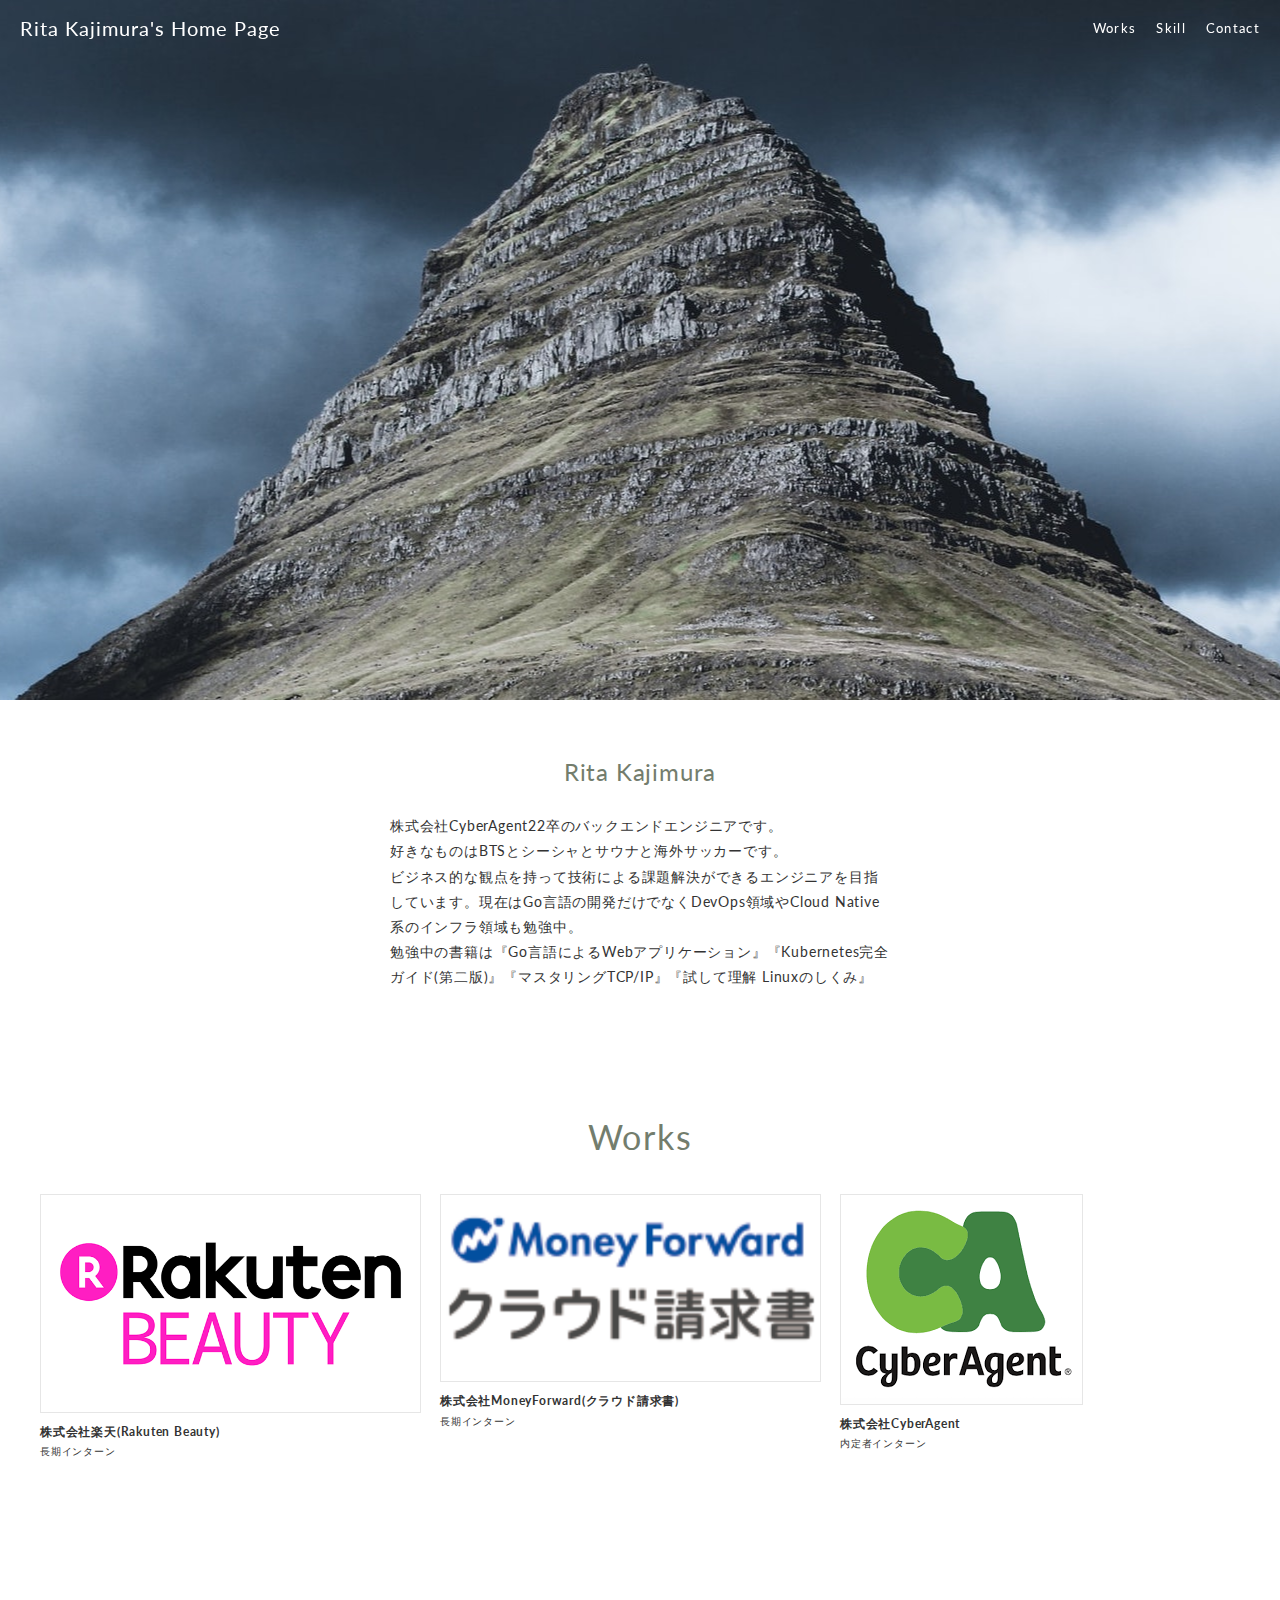
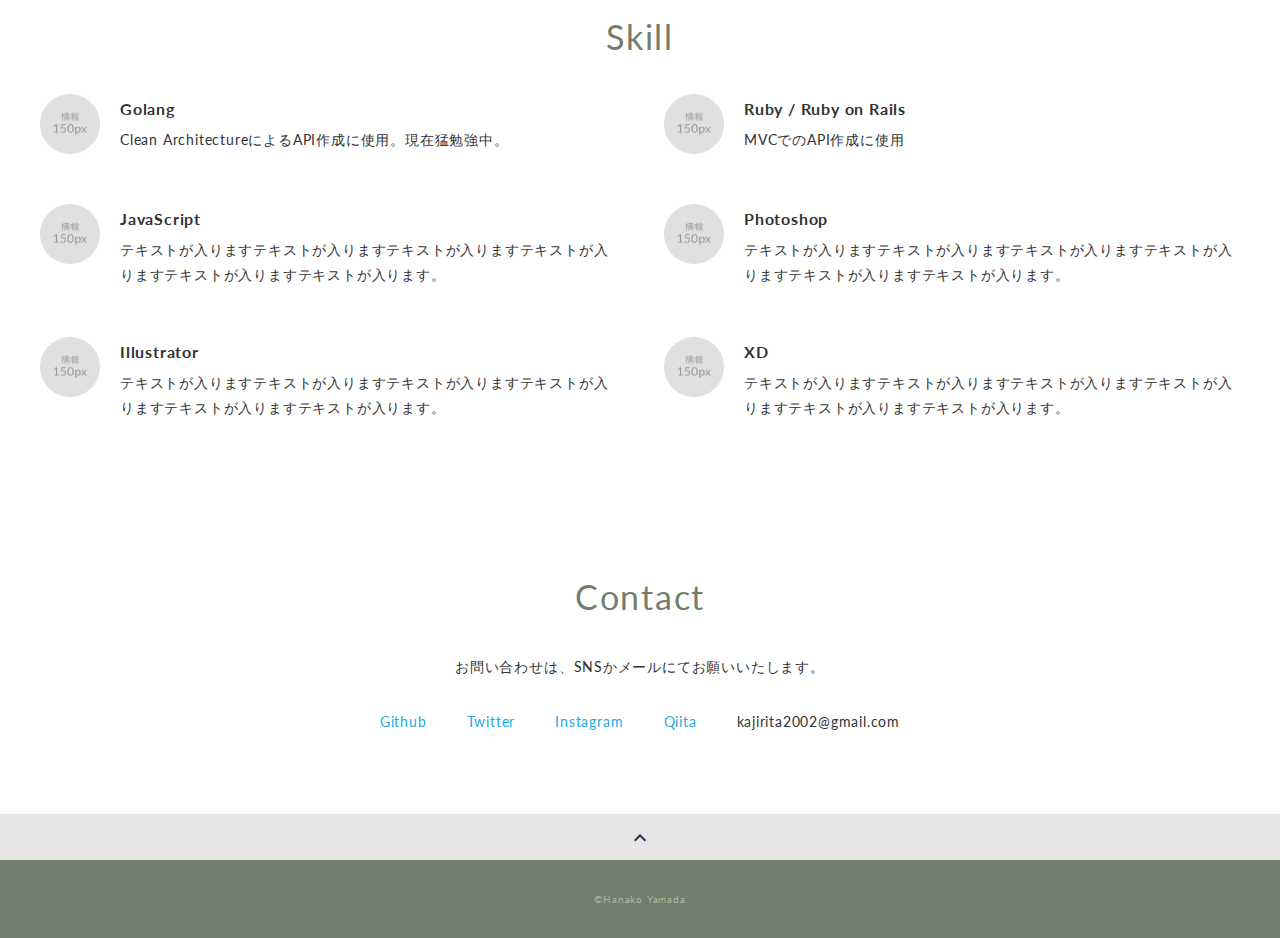
<file: index.html>
<!DOCTYPE html>
<html>
<head>
  <meta charset="utf-8">
  <meta name="viewport" content="width=device-width,initial-scale=1.0,user-scalable=no">
  <meta property='og:type' content='website'>
  <meta property='og:title' content='Backend Engneer Rita Kajimura Home Page'>
  <meta property='og:url' content='URLが入る'>
  <meta property='og:description' content='This is home page of Rita Kajimura, a backend engineer '>
  <meta property="og:image" content="img/ogp.png">
  <meta name="description" content="This is home page of Rita Kajimura, a backend engineer" />
  <title>Rita's Home Page</title>
  <link rel="preconnect" href="https://fonts.gstatic.com">
  <link href="https://fonts.googleapis.com/css2?family=Lato&display=swap" rel="stylesheet">
  <link href="https://fonts.googleapis.com/css?family=Material+Icons+Outlined" rel="stylesheet">
  <link href="css/ress.css" media="all" rel="stylesheet" type="text/css" />
  <link href="css/style.css" media="all" rel="stylesheet" type="text/css" />
  <link rel="shortcut icon" href="img/favicon.ico" />
  <link rel=”canonical” href=”URLが入る” />
</head>

<body>
  <div class="wrapper">

    <!-- header -->
    <header class="header">
      <div class="header-inner">
        <h1 class="header-logo">
          <a href=".">Rita Kajimura's Home Page</a>
        </h1>
        <nav class="header-nav">
          <ul class="header-nav-list">
            <li class="header-nav-item"><a href="#works">Works</a></li>
            <li class="header-nav-item"><a href="#skill">Skill</a></li>
            <li class="header-nav-item"><a href="#contact">Contact</a></li>
          </ul>
        </nav>
      </div>
    </header>
    <!-- /header -->

    <main class="content">

      <!-- main-visual -->
      <div class="main-visual">
        <div class="main-visual-img"></div>
      </div>
      <!-- /main-visual -->

      <div class="profile">
        <div class="inner">
          <p class="profile-title">Rita Kajimura</p>
          <p class="profile-text">
            株式会社CyberAgent22卒のバックエンドエンジニアです。<br>好きなものはBTSとシーシャとサウナと海外サッカーです。<br>ビジネス的な観点を持って技術による課題解決ができるエンジニアを目指しています。現在はGo言語の開発だけでなくDevOps領域やCloud Native系のインフラ領域も勉強中。
            <br>勉強中の書籍は『Go言語によるWebアプリケーション』『Kubernetes完全ガイド(第二版)』『マスタリングTCP/IP』『試して理解 Linuxのしくみ』
          </p>
        </div>
      </div>

      <!-- works -->
      <section class="works section" id="works">
        <div class="inner">
          <h2 class="title">Works</h2>
          <div class="works-list">
            <a class="works-item" href="works-template.html">
              <p class="works-img"><img src="img/rakutenbeauty.png" alt="" /></p>
              <p class="works-name">株式会社楽天(Rakuten Beauty)</p>
              <p class="works-info">長期インターン</p>
            </a>
            <a class="works-item" href="works-template.html">
              <p class="works-img"><img src="img/seikyusho.png" alt="" /></p>
              <p class="works-name">株式会社MoneyForward(クラウド請求書)</p>
              <p class="works-info">長期インターン</p>
            </a>
            <a class="works-item" href="works-template.html">
              <p class="works-img"><img src="img/ca.png" alt="" /></p>
              <p class="works-name">株式会社CyberAgent</p>
              <p class="works-info">内定者インターン</p>
            </a>
          </div>
        </div>
      </section>
      <!-- /works -->

      <!-- skill -->
      <section class="skill section" id="skill">
        <div class="inner">
          <h2 class="title">Skill</h2>
          <div class="skill-list">
            <div class="skill-item">
              <p class="skill-img"><img src="img/icon_skill.png" alt=""></p>
              <div class="skill-body">
                <h3 class="skill-name">Golang</h3>
                <p class="skill-text">
                  Clean ArchitectureによるAPI作成に使用。現在猛勉強中。</p>
              </div>
            </div>
            <div class="skill-item">
              <p class="skill-img"><img src="img/icon_skill.png" alt=""></p>
              <div class="skill-body">
                <h3 class="skill-name">Ruby / Ruby on Rails</h3>
                <p class="skill-text">
                  MVCでのAPI作成に使用</p>
              </div>
            </div>
            <div class="skill-item">
              <p class="skill-img"><img src="img/icon_skill.png" alt=""></p>
              <div class="skill-body">
                <h3 class="skill-name">JavaScript</h3>
                <p class="skill-text">
                  テキストが入りますテキストが入りますテキストが入りますテキストが入りますテキストが入りますテキストが入ります。</p>
              </div>
            </div>
            <div class="skill-item">
              <p class="skill-img"><img src="img/icon_skill.png" alt=""></p>
              <div class="skill-body">
                <h3 class="skill-name">Photoshop</h3>
                <p class="skill-text">
                  テキストが入りますテキストが入りますテキストが入りますテキストが入りますテキストが入りますテキストが入ります。</p>
              </div>
            </div>
            <div class="skill-item">
              <p class="skill-img"><img src="img/icon_skill.png" alt=""></p>
              <div class="skill-body">
                <h3 class="skill-name">Illustrator</h3>
                <p class="skill-text">
                  テキストが入りますテキストが入りますテキストが入りますテキストが入りますテキストが入りますテキストが入ります。</p>
              </div>
            </div>
            <div class="skill-item">
              <p class="skill-img"><img src="img/icon_skill.png" alt=""></p>
              <div class="skill-body">
                <h3 class="skill-name">XD</h3>
                <p class="skill-text">
                  テキストが入りますテキストが入りますテキストが入りますテキストが入りますテキストが入りますテキストが入ります。</p>
              </div>
            </div>
          </div>
        </div>
      </section>
      <!-- /skill -->

      <!-- contact -->
      <section class="contact section" id="contact">
        <div class="inner">
          <h2 class="title">Contact</h2>
          <p class="lead">
            お問い合わせは、<br class="sp-only">SNSかメールにてお願いいたします。
          </p>
          <div class="contact-list">
            <a class="contact-item" href="https://github.com/kajirita2002" target="_blank" rel="noopener">Github</a>
            <a class="contact-item" href="https://twitter.com/kiokisun_prog/" target="_blank" rel="noopener">Twitter</a>
            <a class="contact-item" href="https://www.instagram.com/kiokisun/" target="_blank" rel="noopener">Instagram</a>
            <a class="contact-item" href="https://qiita.com/kajirita2002/" target="_blank" rel="noopener">Qiita</a>
            <span class="contact-item">kajirita2002@gmail.com</span>
          </div>
        </div>
      </section>
      <!-- /contact -->
      <div class="page-top" id="js-page-top">
        <span class="material-icons-outlined">expand_less</span>
      </div>
    </main>

    <!-- footer -->
    <footer class="footer">
      <div class="copyright">&copy;Hanako Yamada</div>
    </footer>
    <!-- /footer -->

  </div>
  <script src="https://ajax.googleapis.com/ajax/libs/jquery/3.5.1/jquery.min.js"></script>
  <script type='text/javascript' src="js/script.js"></script>
</body>
</html>
</file>
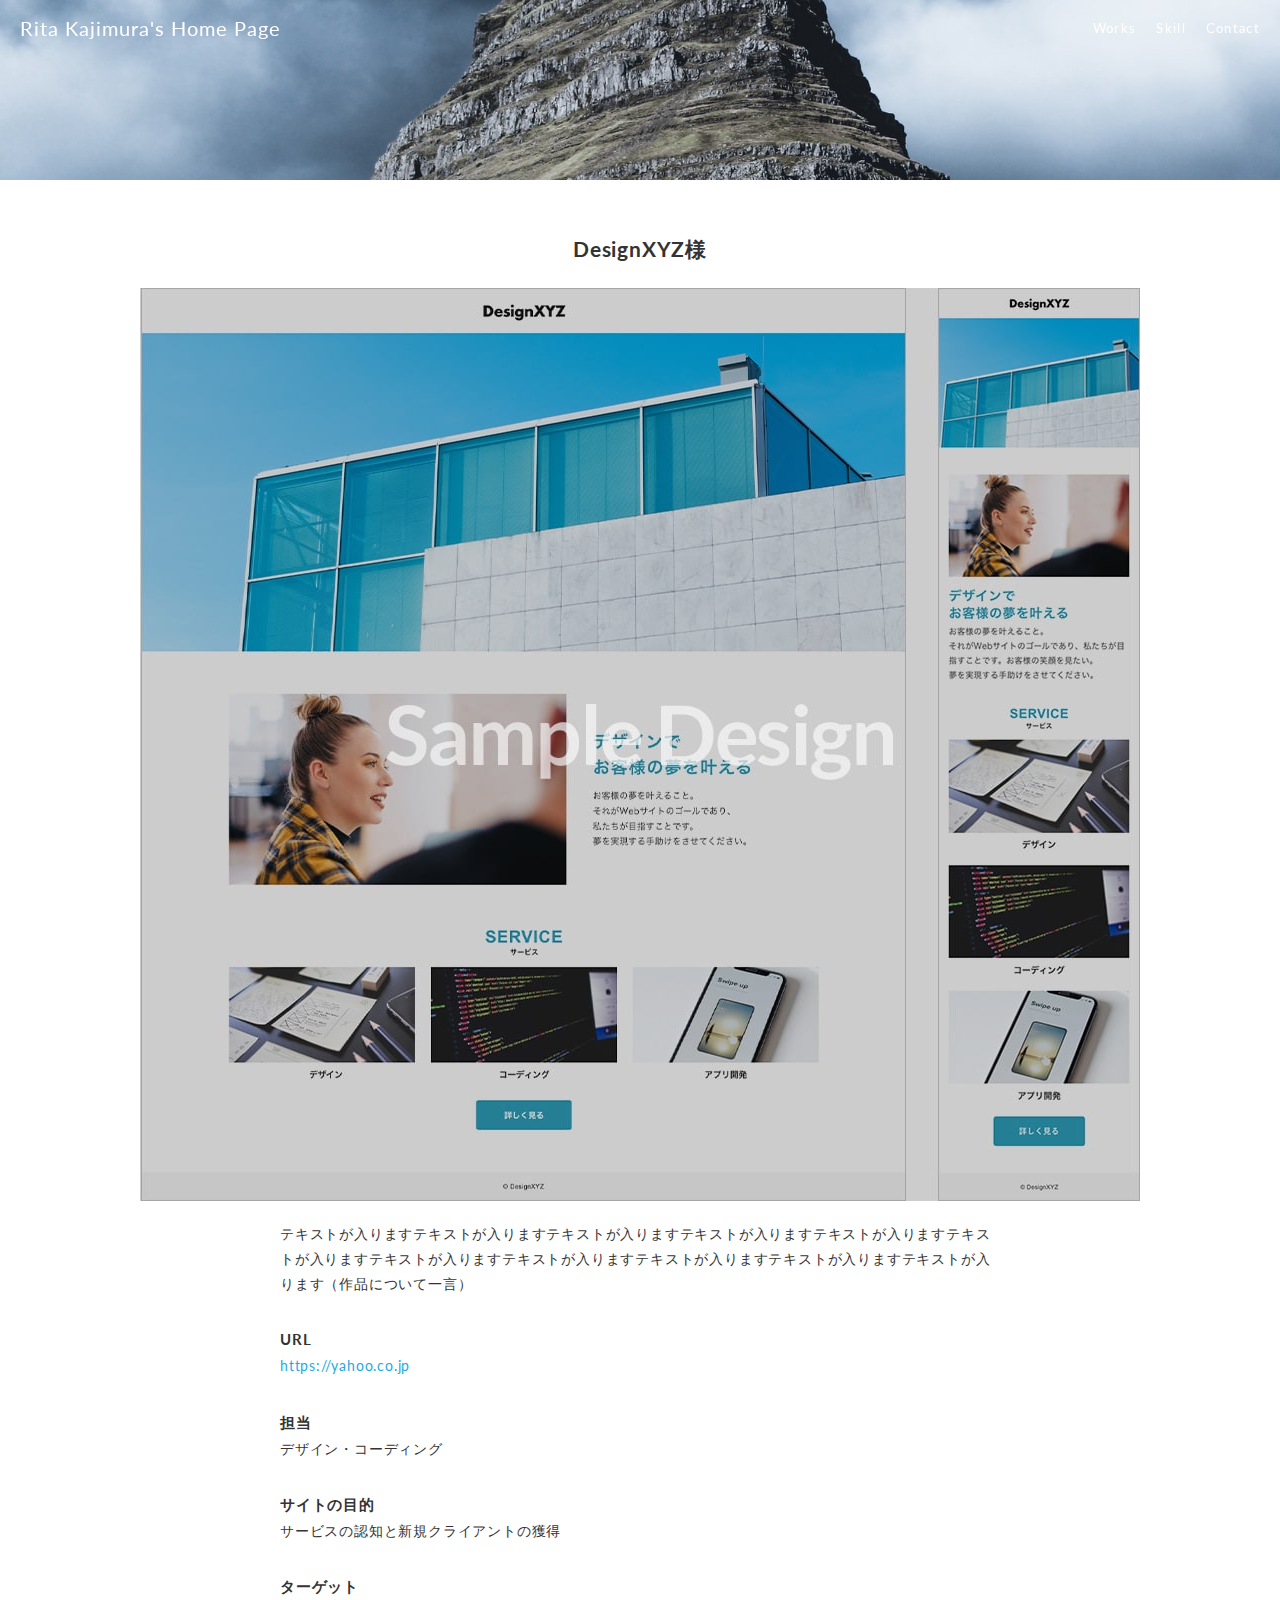
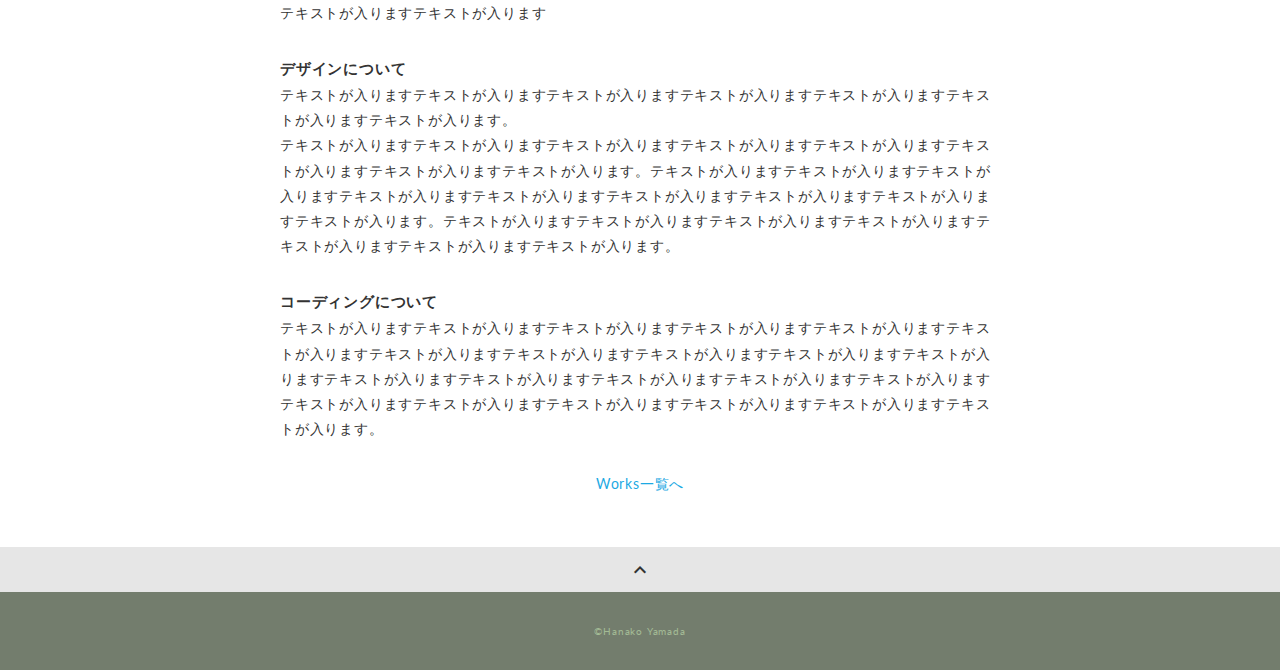
<file: works-template.html>
<!DOCTYPE html>
<html>
<head>
  <meta charset="utf-8">
  <meta name="viewport" content="width=device-width,initial-scale=1.0,user-scalable=no">
  <meta property='og:type' content='website'>
  <meta property='og:title' content='Backend Engneer Rita Kajimura Home Page'>
  <meta property='og:url' content='URLが入る'>
  <meta property='og:description' content='This is home page of Rita Kajimura, a backend engineer'>
  <meta property="og:image" content="img/ogp.png">
  <meta name="description" content="Hanako Yamadaのポートフォリオサイトです" />
  <title>Rita's Home Page</title>
  <link rel="preconnect" href="https://fonts.gstatic.com">
  <link href="https://fonts.googleapis.com/css2?family=Lato&display=swap" rel="stylesheet">
  <link href="https://fonts.googleapis.com/css?family=Material+Icons+Outlined" rel="stylesheet">
  <link href="css/ress.css" media="all" rel="stylesheet" type="text/css" />
  <link href="css/style.css" media="all" rel="stylesheet" type="text/css" />
  <link rel="shortcut icon" href="img/favicon.ico" />
  <link rel=”canonical” href=”URLが入る” />
</head>

<body>
  <div class="wrapper">

    <!-- header -->
    <header class="header">
      <div class="header-inner">
        <h1 class="header-logo">
          <a href=".">Rita Kajimura's Home Page</a>
        </h1>
        <nav class="header-nav">
          <ul class="header-nav-list">
            <li class="header-nav-item"><a href="./#works">Works</a></li>
            <li class="header-nav-item"><a href="./#skill">Skill</a></li>
            <li class="header-nav-item"><a href="./#contact">Contact</a></li>
          </ul>
        </nav>
      </div>
    </header>
    <!-- /header -->

    <main class="content">

      <!-- sub-main-visual -->
      <div class="sub-main-visual">
        <div class="sub-main-visual-img"></div>
      </div>
      <!-- /sub-main-visual -->

      <article class="article">
        <div class="article-inner">
          <h2 class="article-title">DesignXYZ様</h2>
          <p class="article-img">
            <img src="img/works-sample.jpg" alt="">
          </p>
          <div class="article-body">
            <p>
              テキストが入りますテキストが入りますテキストが入りますテキストが入りますテキストが入りますテキストが入りますテキストが入りますテキストが入りますテキストが入りますテキストが入りますテキストが入ります（作品について一言）
            </p>
            <h3 class="article-info-title">URL</h3>
            <p><a href="https://yahoo.co.jp" target="_blank" rel="noopener">https://yahoo.co.jp</a></p>
            <h3 class="article-info-title">担当</h3>
            <p>デザイン・コーディング</p>
            <h3 class="article-info-title">サイトの目的</h3>
            <p>サービスの認知と新規クライアントの獲得</p>
            <h3 class="article-info-title">ターゲット</h3>
            <p>テキストが入りますテキストが入ります</p>
            <h3 class="article-info-title">デザインについて</h3>
            <p>
              テキストが入りますテキストが入りますテキストが入りますテキストが入りますテキストが入りますテキストが入りますテキストが入ります。<br>テキストが入りますテキストが入りますテキストが入りますテキストが入りますテキストが入りますテキストが入りますテキストが入りますテキストが入ります。テキストが入りますテキストが入りますテキストが入りますテキストが入りますテキストが入りますテキストが入りますテキストが入りますテキストが入りますテキストが入ります。テキストが入りますテキストが入りますテキストが入りますテキストが入りますテキストが入りますテキストが入りますテキストが入ります。
            </p>
            <h3 class="article-info-title">コーディングについて</h3>
            <p>
              テキストが入りますテキストが入りますテキストが入りますテキストが入りますテキストが入りますテキストが入りますテキストが入りますテキストが入りますテキストが入りますテキストが入りますテキストが入りますテキストが入りますテキストが入りますテキストが入りますテキストが入りますテキストが入りますテキストが入りますテキストが入りますテキストが入りますテキストが入りますテキストが入りますテキストが入ります。
            </p>
          </div>
          <div class="home-link">
            <a href="./#works">Works一覧へ</a>
          </div>
        </div>
      </article>



      <div class="page-top" id="js-page-top">
        <span class="material-icons-outlined">expand_less</span>
      </div>
    </main>

    <!-- footer -->
    <footer class="footer">
      <div class="copyright">&copy;Hanako Yamada</div>
    </footer>
    <!-- /footer -->

  </div>
  <script src="https://ajax.googleapis.com/ajax/libs/jquery/3.5.1/jquery.min.js"></script>
  <script type='text/javascript' src="js/script.js"></script>
</body>
</html>
</file>
<file: css/ress.css>
/*!
 * ress.css • v3.0.1
 * MIT License
 * github.com/filipelinhares/ress
 */

/* # =================================================================
   # Global selectors
   # ================================================================= */

html {
  box-sizing: border-box;
  word-break: normal;
  -moz-tab-size: 4;
  tab-size: 4;

  -webkit-text-size-adjust: 100%; /* Prevent adjustments of font size after orientation changes in iOS */
}

*,
::before,
::after {
  box-sizing: inherit;
  background-repeat: no-repeat; /* Set `background-repeat: no-repeat` to all elements and pseudo elements */
}

::before,
::after {
  vertical-align: inherit;
  text-decoration: inherit; /* Inherit text-decoration and vertical align to ::before and ::after pseudo elements */
}

* {
  margin: 0;
  padding: 0; /* Reset `padding` and `margin` of all elements */
}

/* # =================================================================
   # General elements
   # ================================================================= */

hr {
  overflow: visible; /* Show the overflow in Edge and IE */
  height: 0; /* Add the correct box sizing in Firefox */
}

details,
main {
  display: block; /* Render the `main` element consistently in IE. */
}

summary {
  display: list-item; /* Add the correct display in all browsers */
}

small {
  font-size: 80%; /* Set font-size to 80% in `small` elements */
}

[hidden] {
  display: none; /* Add the correct display in IE */
}

abbr[title] {
  /* Add the correct text decoration in Chrome, Edge, IE, Opera, and Safari */
  text-decoration: underline;
  text-decoration: underline dotted;
  border-bottom: none; /* Remove the bottom border in Chrome 57 */
}

a {
  background-color: transparent; /* Remove the gray background on active links in IE 10 */
}

a:active,
a:hover {
  outline-width: 0; /* Remove the outline when hovering in all browsers */
}

code,
kbd,
pre,
samp {
  font-family: monospace, monospace; /* Specify the font family of code elements */
}

pre {
  font-size: 1em; /* Correct the odd `em` font sizing in all browsers */
}

b,
strong {
  font-weight: bolder; /* Add the correct font weight in Chrome, Edge, and Safari */
}

/* https://gist.github.com/unruthless/413930 */
sub,
sup {
  position: relative;
  font-size: 75%;
  line-height: 0;
  vertical-align: baseline;
}

sub {
  bottom: -.25em;
}

sup {
  top: -.5em;
}

/* # =================================================================
   # Forms
   # ================================================================= */

input {
  border-radius: 0;
}

/* Replace pointer cursor in disabled elements */
[disabled] {
  cursor: default;
}

[type="number"]::-webkit-inner-spin-button,
[type="number"]::-webkit-outer-spin-button {
  height: auto; /* Correct the cursor style of increment and decrement buttons in Chrome */
}

[type="search"] {
  outline-offset: -2px; /* Correct the outline style in Safari */

  -webkit-appearance: textfield; /* Correct the odd appearance in Chrome and Safari */
}

[type="search"]::-webkit-search-decoration {
  -webkit-appearance: none; /* Remove the inner padding in Chrome and Safari on macOS */
}

textarea {
  overflow: auto; /* Internet Explorer 11+ */
  resize: vertical; /* Specify textarea resizability */
}

button,
input,
optgroup,
select,
textarea {
  font: inherit; /* Specify font inheritance of form elements */
}

optgroup {
  font-weight: bold; /* Restore the font weight unset by the previous rule */
}

button {
  overflow: visible; /* Address `overflow` set to `hidden` in IE 8/9/10/11 */
}

button,
select {
  text-transform: none; /* Firefox 40+, Internet Explorer 11- */
}

/* Apply cursor pointer to button elements */
button,
[type="button"],
[type="reset"],
[type="submit"],
[role="button"] {
  cursor: pointer;
  color: inherit;
}

/* Remove inner padding and border in Firefox 4+ */
button::-moz-focus-inner,
[type="button"]::-moz-focus-inner,
[type="reset"]::-moz-focus-inner,
[type="submit"]::-moz-focus-inner {
  padding: 0;
  border-style: none;
}

/* Replace focus style removed in the border reset above */
button:-moz-focusring,
[type="button"]::-moz-focus-inner,
[type="reset"]::-moz-focus-inner,
[type="submit"]::-moz-focus-inner {
  outline: 1px dotted ButtonText;
}

button,
html [type="button"],
/* Prevent a WebKit bug where (2) destroys native `audio` and `video`controls in Android 4 */
[type="reset"],
[type="submit"] {
  -webkit-appearance: button; /* Correct the inability to style clickable types in iOS */
}

/* Remove the default button styling in all browsers */
button,
input,
select,
textarea {
  border-style: none;
  background-color: transparent;
}

/* Style select like a standard input */
select {
  -webkit-appearance: none; /* Chrome 41+ */
  -moz-appearance: none; /* Firefox 36+ */
}

select::-ms-expand {
  display: none; /* Internet Explorer 11+ */
}

select::-ms-value {
  color: currentColor; /* Internet Explorer 11+ */
}

legend {
  display: table; /* Correct the text wrapping in Edge and IE */
  max-width: 100%; /* Correct the text wrapping in Edge and IE */
  max-width: 100%; /* Correct the text wrapping in Edge 18- and IE */
  white-space: normal; /* Correct the text wrapping in Edge and IE */
  color: inherit; /* Correct the color inheritance from `fieldset` elements in IE */
  border: 0; /* Correct `color` not being inherited in IE 8/9/10/11 */
}

::-webkit-file-upload-button {
  font: inherit; /* Change font properties to `inherit` in Chrome and Safari */
  color: inherit;
  /* Correct the inability to style clickable types in iOS and Safari */

  -webkit-appearance: button;
}

/* # =================================================================
   # Specify media element style
   # ================================================================= */

img {
  border-style: none; /* Remove border when inside `a` element in IE 8/9/10 */
}

/* Add the correct vertical alignment in Chrome, Firefox, and Opera */
progress {
  vertical-align: baseline;
}

/* # =================================================================
   # Accessibility
   # ================================================================= */

/* Hide content from screens but not screenreaders */
@media screen {
  [hidden~="screen"] {
    display: inherit;
  }
  [hidden~="screen"]:not(:active):not(:focus):not(:target) {
    position: absolute !important;
    clip: rect(0 0 0 0) !important;
  }
}

/* Specify the progress cursor of updating elements */
[aria-busy="true"] {
  cursor: progress;
}

/* Specify the pointer cursor of trigger elements */
[aria-controls] {
  cursor: pointer;
}

/* Specify the unstyled cursor of disabled, not-editable, or otherwise inoperable elements */
[aria-disabled] {
  cursor: default;
}
</file>
<file: css/style.css>
body {
  font-family: "Lato","Helvetica Neue",Arial,"Hiragino Kaku Gothic ProN","Hiragino Sans",Meiryo,sans-serif;
  font-size: 14px;
  line-height: 1.8;
  letter-spacing: .8px;
  color: #333;
}

a {
  transition: opacity .3s;
  text-decoration: none;
  color: #1ca9e3;
}

img {
  max-width: 100%;
  height: auto;
  vertical-align: bottom;
  border-style: none;
}

ul,
li {
  list-style: none;
}

.pc-only {
  display: block;
}

.sp-only {
  display: none;
}

/*--------------------------------
 レイアウト
---------------------------------*/
.section {
  padding: 80px 0;
}

.inner {
  max-width: 1340px;
  margin: 0 auto;
  padding: 0 40px;
}

/*--------------------------------
 見出し
---------------------------------*/
.title {
  font-size: 34px;
  font-weight: normal;
  line-height: 1;
  margin-bottom: 40px;
  text-align: center;
  letter-spacing: .05em;
  color: #737d6d;
}

.lead {
  margin-bottom: 30px;
  text-align: center;
}

/*--------------------------------
ヘッダー
---------------------------------*/
.header {
  position: fixed;
  top: 0;
  z-index: 1;
  width: 100%;
  transition: background-color .6s;
}

.header.active {
  background-color: #737d6d;
}

.header-inner {
  display: flex;
  align-items: center;
  justify-content: space-between;
  padding: 15px 20px;
}

.header-logo {
  font-size: 20px;
  font-weight: normal;
  line-height: 1.2;
  margin-right: 20px;
  letter-spacing: .05em;
}

.header-logo a {
  color: #fff;
}

.header-nav-list {
  display: flex;
  justify-content: space-between;
}

.header-nav-item:not(:last-child) {
  margin-right: 20px;
}

.header-nav-item a {
  font-size: 13px;
  padding: 5px 0;
  letter-spacing: .1em;
  color: #fff;
}

.header-nav-item a:hover {
  opacity: .8;
}

/*--------------------------------
 メインビジュアル
---------------------------------*/
.main-visual-img {
  height: 700px;
  background-image: url(../img/mountain.jpeg);
  background-repeat: no-repeat;
  background-position: center center;
  background-size: cover;
}

.sub-main-visual-img {
  height: 180px;
  background-image: url(../img/mountain.jpeg);
  background-repeat: no-repeat;
  background-position: center center;
  background-size: cover;
}

/*--------------------------------
 プロフィール
---------------------------------*/
.profile {
  padding: 50px 0;
}

.profile-title {
  font-size: 24px;
  margin-bottom: 20px;
  text-align: center;
  color: #737d6d;
}

.profile-text {
  max-width: 500px;
  margin: 0 auto;
}

/*--------------------------------
 Works
---------------------------------*/
.works-list {
  display: flex;
  flex-wrap: wrap;
  margin-bottom: -40px;
}

.works-item {
  width: 31.74603%;
  margin-right: 1.58730%;
  margin-bottom: 40px;
  color: #333;
}

.works-item:hover {
  opacity: .9;
}

.works-item:nth-of-type(3n) {
  margin-right: 0;
}

.works-img img {
  border: 1px solid #e6e6e6;
}

.works-name {
  font-size: 12px;
  font-weight: bold;
  margin-top: 8px;
}

.works-info {
  font-size: 10px;
}

/*--------------------------------
 Skill
---------------------------------*/
.skill-list {
  display: flex;
  flex-wrap: wrap;
  justify-content: space-between;
  margin-bottom: -50px;
}

.skill-item {
  display: flex;
  align-items: flex-start;
  justify-content: space-between;
  width: 48%;
  margin-bottom: 50px;
}

.skill-img {
  width: 60px;
  height: auto;
  margin-right: 20px;
}

.skill-body {
  flex: 1;
}

.skill-name {
  margin-bottom: 3px;
}

/*--------------------------------
 Contact
---------------------------------*/
.contact-list {
  display: flex;
  flex-wrap: wrap;
  justify-content: center;
}

.contact-item {
  display: block;
  margin: 0 20px;
  text-align: center;
}

.contact-text {
  margin-top: 10px;
  text-align: center;
}
/*--------------------------------
 ページトップ
---------------------------------*/
.page-top {
  font-weight: bold;
  padding: 10px;
  cursor: pointer;
  text-align: center;
  background-color: #e6e6e6;
}

.page-top .material-icons-outlined {
  vertical-align: bottom;
}

/*--------------------------------
 フッター
---------------------------------*/
.footer {
  padding: 30px;
  background-color: #737d6d;
}

.copyright {
  font-size: 10px;
  text-align: center;
  color: #a3bb95;
}

/*--------------------------------
 下層：Worksページ
---------------------------------*/
.article {
  padding: 50px 0;
}

.article-inner {
  max-width: 1040px;
  margin: 0 auto;
  padding: 0 20px;
}

.article-title {
  margin-bottom: 20px;
  text-align: center;
}

.article-img {
  margin-bottom: 20px;
}

.article-body {
  max-width: 720px;
  margin: 0 auto;
}

.article-info-title {
  font-size: 15px;
}

.article-body img {
  margin-bottom: 30px;
}

.article-body p {
  margin-bottom: 30px;
}

.home-link {
  text-align: center;;
}

/*media Queries 767
----------------------------------------------------*/
@media screen and (max-width: 767px) {
  body {
    font-size: 13px;
    line-height: 1.7;
  }

  .pc-only {
    display: none;
  }

  .sp-only {
    display: block;
  }

  /* 見出し */
  .title {
    font-size: 26px;
    margin-bottom: 20px;
  }

  /* レイアウト */
  .section {
    padding: 40px 0;
  }

  .inner {
    padding: 0 15px;
  }

  /* ヘッダー */
  .header-logo {
    font-size: 16px;
  }

  .header-nav-item:not(:last-child) {
    margin-right: 10px;
  }

  .header-nav-item a {
    font-size: 12px;
  }

  /* メインビジュアル */
  .main-visual-img {
    height: 60vh;
    background-image: url(../img/sp_mountain.jpeg);
  }
  .sub-main-visual-img {
    height: 100px;
    background-image: url(../img/sp_mountain.jpeg);
  }

  /* プロフィール */
  .profile {
    padding: 30px 0;
  }
  .profile-title {
    font-size: 20px;
  }

  /* Works */
  .works-name {
    font-size: 10px;
  }

  .works-list {
    justify-content: space-between;
  }

  .works-item {
    flex: 0 0 48%;
    margin-right: 0;
    margin-bottom: 30px;
  }

  /* Skill */
  .skill-list {
    display: block;
    margin-bottom: 0;
  }

  .skill-item {
    width: 100%;
    margin-bottom: 35px;
  }

  .skill-item:last-child {
    margin-bottom: 0;
  }

  /* Contact */
  .contact-item {
    margin: 0 10px;
  }

  /* フッター */
  .footer {
    padding: 20px 0;
  }
}
</file>
